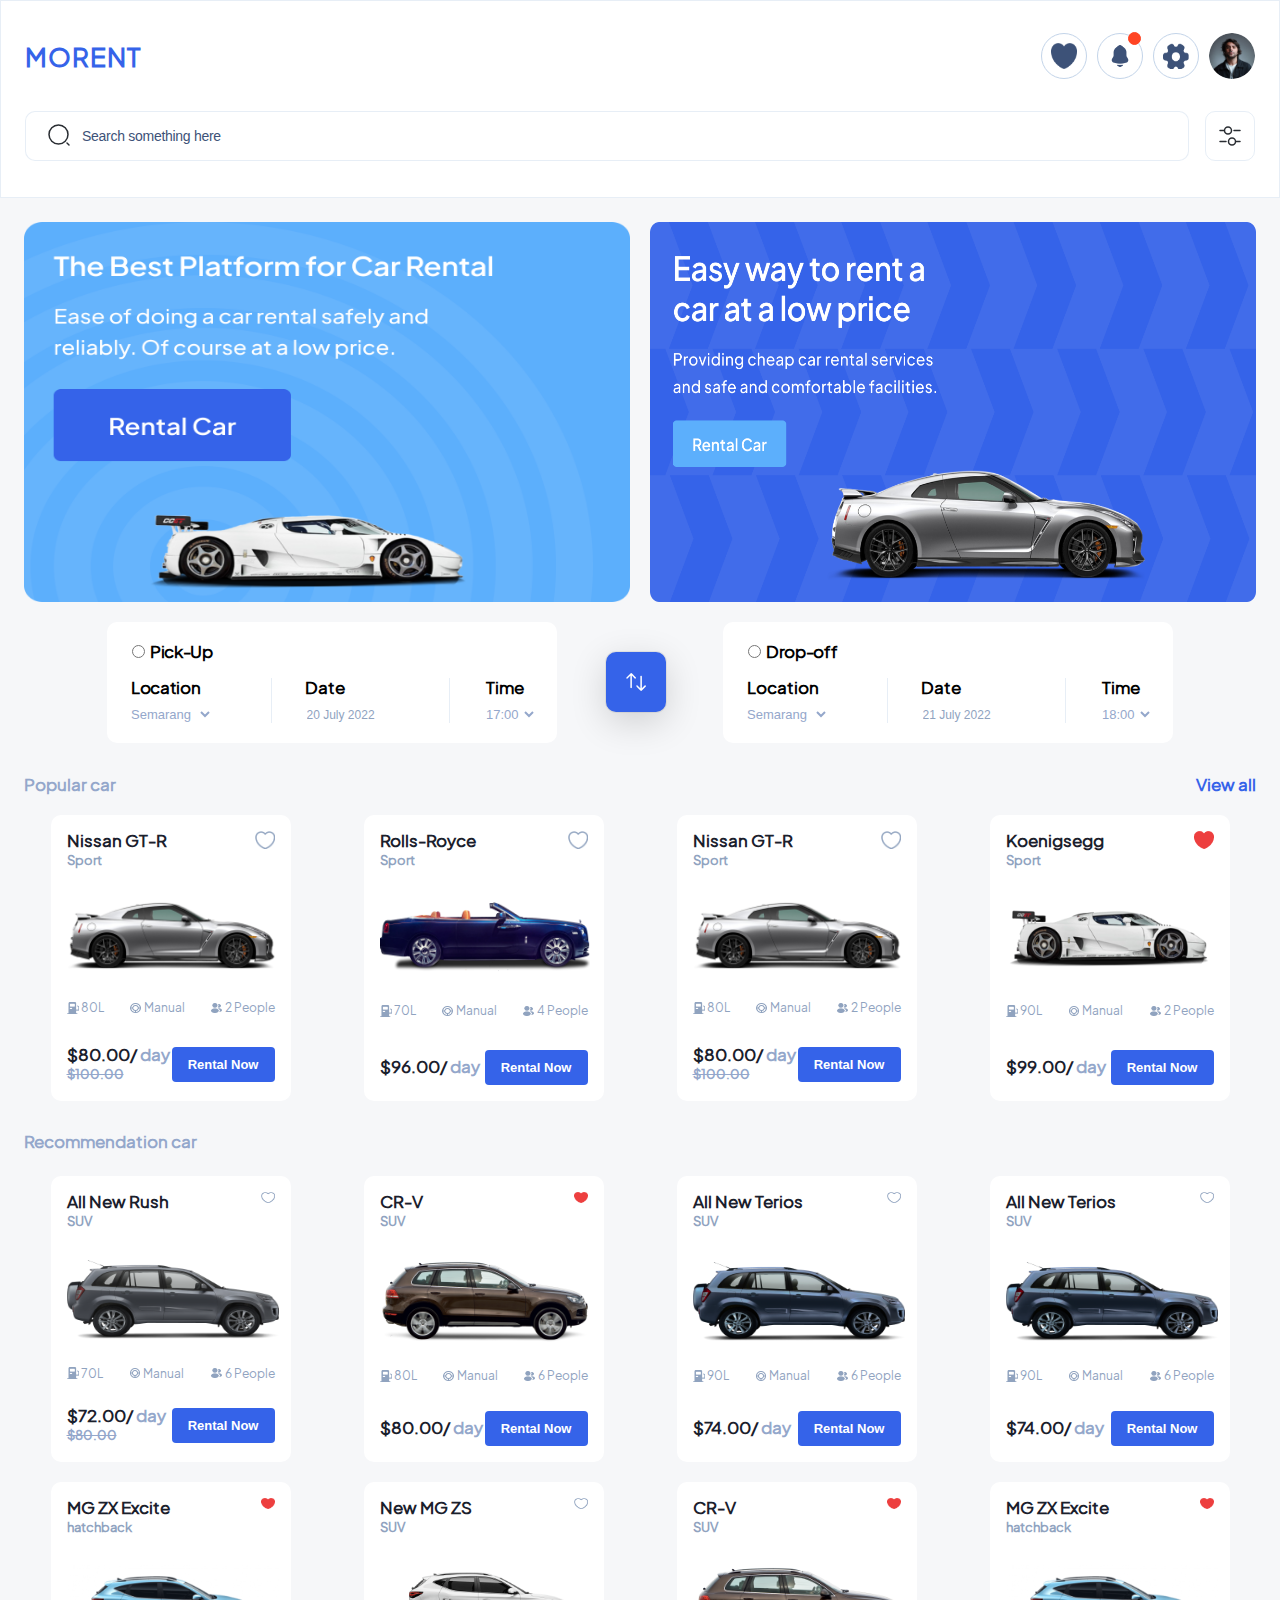
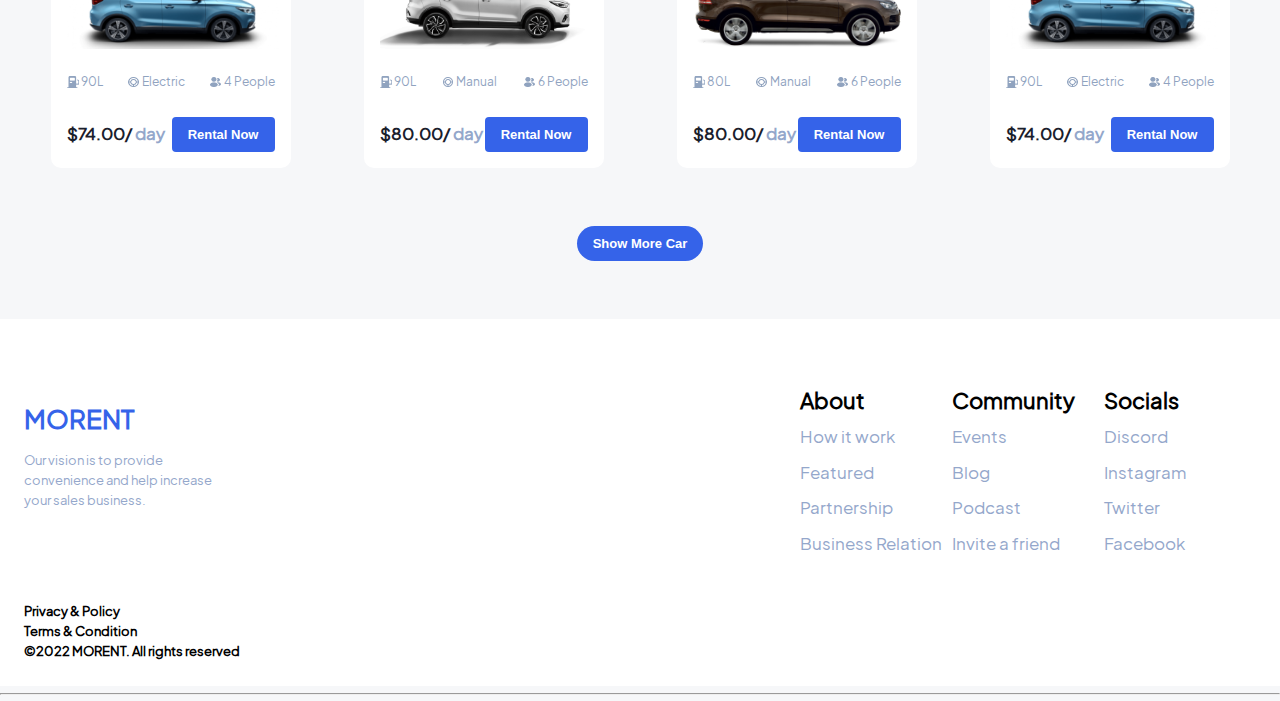
<file: index.html>
<!DOCTYPE html>
<html lang="en">

<head>
  <meta charset="UTF-8">
  <meta http-equiv="X-UA-Compatible" content="IE=edge">
  <meta name="viewport" content="width=device-width, initial-scale=1.0">
  <link rel="stylesheet" href="style.css">
  <title> Home Car Rent</title>
</head>

<body>

  <header class="header">
    <div class="header__profil">
      <a class="logo text--normal letter_spacing--normal text--fw700" href="/index.html">
        MORENT
      </a>
      <div class="header__actions">
        <div class="icon--round display--none">
          <img class="icon" src="img/like_list_img.png" alt="heart_img">
        </div>
        <div class="icon--round indikator display--none">
          <img class="icon" src="img/notification.png" alt="notif_img">
        </div>
        <div class="icon--round  display--none">
          <img class="icon" src="img/user_setting.png" alt="setting_icon">
        </div>
        <img class="avatar" src="img/user_icon.png" alt="Alex_user_icon">
      </div>
    </div>
    <div class="header__search">
      <input class="input--search_sm" type="search" name="search" id="search" placeholder="Search something here">
      <img src="img/setting_icon.svg" alt="search_icon">
    </div>
  </header>
  <main class="main">
    <div class="">
      <img class="main__ads" src="img/Ads.png" alt="rent_ads">
      <img class="main__ads display--none" src="img/Ads_2.png" alt="rent_ads2">
    </div>
    <div class="catalog__switch">
      <div class="switch__rent_filter">
        <div class="rent_filter__radio_input">
          <input type="radio" id="rent-input" name="rent-input">
          <label class="text--fw600 text--xs letter_spacing--xs line_height--20" for="rent-input">Pick-Up</label>
        </div>
        <div class="rent_filter__list">
          <div>
            <p class="text--fw700 letter_spacing--xs line_height--20 text--xs">Location</p>
            <select name="location" id="location"
              class="input--none_border mt--8 input--xss text--xss text--muted line_height--24 text--fw400">
              <option value="" hidden>Semarang</option>
              <option value="kyiv">KYIV</option>
              <option value="kyiv">KYIV</option>
              <option value="kyiv">KYIV</option>
              <option value="kyiv">KYIV</option>
              <option value="kyiv">KYIV</option>
              <option value="kyiv">KYIV</option>
            </select>
          </div>
          <div>
            <label for="date" class="text--fw700 line_height--20 text--xs">Date</label>
            <input class="input--none_border input--xss mt--8" type="text" placeholder="20 July 2022"
              onfocus="(this.type='date')">
          </div>
          <div>
            <p class="text--fw700 line_height--20 text--xs">Time</p>
            <select name="time" id="time"
              class="input--xsss input--none_border mt--8 input--xs  text--muted text--xss line_height--24">
              <option class="" value="" hidden>17:00</option>
              <option value="08:00">08:00</option>
              <option value="09:00">09:00</option>
              <option value="10:00">10:00</option>
              <option value="11:00">11:00</option>
              <option value="12:00">12:00</option>
              <option value="13:00">13:00</option>
              <option value="14:00">15:00</option>
              <option value="16:00">16:00</option>
              <option value="17:00">17:00</option>
              <option value="18:00">18:00</option>
            </select>
          </div>
        </div>
      </div>
      <button class="switch__button">
        <img src="img/Swap.png" alt="swap_arrow">
      </button>
      <div class="switch__rent_filter">
        <div class="rent_filter__radio_input">
          <input type="radio" id="rent-input" name="rent-input">
          <label class="text--fw600 text--xs letter_spacing--xs line_height--20" for="rent-input">Drop-off</label>
        </div>
        <div class="rent_filter__list">
          <div>
            <p class="text--fw700 line_height--20 text--xs">Location</p>
            <select name="location" id="location"
              class="input--none_border mt--8 input--xss text--xss text--muted line_height--24 text--fw400">
              <option value="" hidden>Semarang</option>
              <option value="kyiv">KYIV</option>
              <option value="kyiv">KYIV</option>
              <option value="kyiv">KYIV</option>
              <option value="kyiv">KYIV</option>
              <option value="kyiv">KYIV</option>
              <option value="kyiv">KYIV</option>
            </select>
          </div>
          <div>
            <label for="date" class="text--fw700 line_height--20 text--xs">Date</label>
            <input class="input--none_border input--xss mt--8" type="text" placeholder="21 July 2022"
              onfocus="(this.type='date')">
          </div>
          <div>
            <p class="text--fw700 line_height--20 text--xs">Time</p>
            <select name="time" id="time"
              class="input--xsss input--none_border mt--8 text--muted text--xss text--fw400 line_height--24">
              <option class="" value="" hidden>18:00</option>
              <option value="08:00">08:00</option>
              <option value="09:00">09:00</option>
              <option value="10:00">10:00</option>
              <option value="11:00">11:00</option>
              <option value="12:00">12:00</option>
              <option value="13:00">13:00</option>
              <option value="14:00">15:00</option>
              <option value="16:00">16:00</option>
              <option value="17:00">17:00</option>
              <option value="18:00">18:00</option>
            </select>
          </div>
        </div>
      </div>
    </div>
    <div class="popular_car">
      <div>
        <p class="text--xs text--fw600 line_height--20 text--muted">Popular car</p>
        <p class="view text--xs text--fw600 line_height--20">View all</p>
      </div>
      <div class="popular_car__container">
        <div class="box_car">
          <div class="box_car__title_small">
            <div class="title_small__about_car">
              <p class="about_car__name text--fw700 text--xs line_height--20">Nissan GT-R</p>
              <p class="about_car__type text--fw700 text--xss  line_height--20">Sport</p>
            </div>
            <img class="heart" src="img/empty-like.png" alt="like" />
          </div>
          <img class="sport_car_img" src="img/nissan-gt-r.png" alt="car_img" />
          <div class="box_car__specification text--normal text--xs line_height--20--sm">
            <div class="specification__gasoline">
              <img class="icon_specification" src="img/gasoline.png" alt="gasoline" />
              <p>80L</p>
            </div>
            <div class="specification__steering">
              <img class="icon_specification" src="img/steering.png" alt="steering" />
              <p>Manual</p>
            </div>
            <div class="specification__capacity">
              <img class="icon_specification" src="img/capacity.png" alt="capacity" />
              <p>2 People</p>
            </div>
          </div>
          <div class="box_car__amount text--fw700 line_height--20">
            <div>
              <p class="text--xs">$80.00/
                <span class="text--xss text--muted">day</span>
              </p>
              <p class="text--muted text-strike text--xss line_height--20">$100.00</p>
            </div>
            <button class="button-primary button--sm text--fw600 text--xss">Rental Now</button>
          </div>
        </div>
        <div class="box_car">
          <div class="box_car__title_small">
            <div class="title_small__about_car">
              <p class="about_car__name text--fw700 text--xs line_height--20">Rolls-Royce</p>
              <p class="about_car__type text--fw700 text--xss  line_height--20">Sport</p>
            </div>
            <img class="heart" src="img/empty-like.png" alt="like" />
          </div>
          <img class="sport_car_img" src="img/rolls-royce.png" alt="car_img" />
          <div class="box_car__specification text--normal text--xs line_height--20--sm">
            <div class="specification__gasoline">
              <img class="icon_specification" src="img/gasoline.png" alt="gasoline" />
              <p>70L</p>
            </div>
            <div class="specification__steering">
              <img class="icon_specification" src="img/steering.png" alt="steering" />
              <p>Manual</p>
            </div>
            <div class="specification__capacity">
              <img class="icon_specification" src="img/capacity.png" alt="capacity" />
              <p>4 People</p>
            </div>
          </div>
          <div class="box_car__amount text--fw700 line_height--20">
            <p class="text--xs">$96.00/
              <span class="text--xss text--muted">day</span>
            </p>
            <button class="button-primary button--sm text--fw600 text--xss">Rental Now</button>
          </div>
        </div>
        <div class="box_car">
          <div class="box_car__title_small">
            <div class="title_small__about_car">
              <p class="about_car__name text--fw700 text--xs line_height--20">Nissan GT-R</p>
              <p class="about_car__type text--fw700 text--xss  line_height--20">Sport</p>
            </div>
            <img class="heart" src="img/empty-like.png" alt="like" />
          </div>
          <img class="sport_car_img" src="img/nissan-gt-r.png" alt="car_img" />
          <div class="box_car__specification text--normal text--xs line_height--20--sm">
            <div class="specification__gasoline">
              <img class="icon_specification" src="img/gasoline.png" alt="gasoline" />
              <p>80L</p>
            </div>
            <div class="specification__steering">
              <img class="icon_specification" src="img/steering.png" alt="steering" />
              <p>Manual</p>
            </div>
            <div class="specification__capacity">
              <img class="icon_specification" src="img/capacity.png" alt="capacity" />
              <p>2 People</p>
            </div>
          </div>
          <div class="box_car__amount text--fw700 line_height--20">
            <div>
              <p class="text--xs">$80.00/
                <span class="text--xss text--muted">day</span>
              </p>
              <p class="text--muted text-strike text--xss line_height--20">$100.00</p>
            </div>
            <button class="button-primary button--sm text--fw600 text--xss">Rental Now</button>
          </div>
        </div>
        <div class="box_car">
          <div class="box_car__title_small">
            <div class="title_small__about_car">
              <p class="about_car__name text--fw700 text--xs line_height--20">Koenigsegg</p>
              <p class="about_car__type text--fw700 text--xss  line_height--20">Sport</p>
            </div>
            <img class="heart" src="img/Like.png" alt="like" />
          </div>
          <img class="sport_car_img" src="img/koenigsegg.png" alt="car_img" />
          <div class="box_car__specification text--normal text--xs line_height--20--sm">
            <div class="specification__gasoline">
              <img class="icon_specification" src="img/gasoline.png" alt="gasoline" />
              <p>90L</p>
            </div>
            <div class="specification__steering">
              <img class="icon_specification" src="img/steering.png" alt="steering" />
              <p>Manual</p>
            </div>
            <div class="specification__capacity">
              <img class="icon_specification" src="img/capacity.png" alt="capacity" />
              <p>2 People</p>
            </div>
          </div>
          <div class="box_car__amount text--fw700 line_height--20">
            <p class="text--xs">$99.00/
              <span class="text--xss text--muted">day</span>
            </p>
            <button class="button-primary button--sm text--fw600 text--xss">Rental Now</button>
          </div>
        </div>
      </div>
    </div>

    <div class="recomendation_car">
      <p class="text--xs text--fw600 line_height--20 text--muted">Recommendation car</p>
      <div class="recomendation_car__car_container">
        <div class="box_car">
          <div class="box_car__title_small">
            <div class="title_small__about_car">
              <p class="about_car__name text--fw700 text--xs line_height--20">All New Rush</p>
              <p class="about_car__type text--fw700 text--xss  line_height--20">SUV</p>
            </div>
            <img class="heart" src="img/empty-like.png" alt="like" />
          </div>
          <div>
            <img class="suv_car_img " src="img/all-new-rush.png" alt="car_img" />
            <div class="box_car__specification text--normal text--xs line_height--20--sm">
              <div class="specification__gasoline">
                <img class="icon_specification" src="img/gasoline.png" alt="gasoline" />
                <p>70L</p>
              </div>
              <div class="specification__steering">
                <img class="icon_specification" src="img/steering.png" alt="steering" />
                <p>Manual</p>
              </div>
              <div class="specification__capacity">
                <img class="icon_specification" src="img/capacity.png" alt="capacity" />
                <p>6 People</p>
              </div>
            </div>
          </div>
          <div class="box_car__amount text--fw700 line_height--20">
            <div>
              <p class="text--xs">$72.00/
                <span class="text--xss text--muted">day</span>
              </p>
              <p class="text--muted text-strike text--xss line_height--20">$80.00</p>
            </div>
            <button class="button-primary button--sm text--fw600 text--xss">Rental Now</button>
          </div>
        </div>
        <div class="box_car">
          <div class="box_car__title_small">
            <div class="title_small__about_car">
              <p class="about_car__name text--fw700 text--xs line_height--20">CR-V</p>
              <p class="about_car__type text--fw700 text--xss  line_height--20">SUV</p>
            </div>
            <img class="heart" src="img/Like.png" alt="like" />
          </div>
          <div>
            <img class="suv_car_img " src="img/cr-v.png" alt="car_img" />
            <div class="box_car__specification text--normal text--xs line_height--20--sm">
              <div class="specification__gasoline">
                <img class="icon_specification" src="img/gasoline.png" alt="gasoline" />
                <p>80L</p>
              </div>
              <div class="specification__steering">
                <img class="icon_specification" src="img/steering.png" alt="steering" />
                <p>Manual</p>
              </div>
              <div class="specification__capacity">
                <img class="icon_specification" src="img/capacity.png" alt="capacity" />
                <p>6 People</p>
              </div>
            </div>
          </div>
          <div class="box_car__amount text--fw700 line_height--20">
            <p class="text--xs">$80.00/
              <span class="text--xss text--muted">day</span>
            </p>
            <button class="button-primary button--sm text--fw600 text--xss">Rental Now</button>
          </div>
        </div>
        <div class="box_car">
          <div class="box_car__title_small">
            <div class="title_small__about_car">
              <p class="about_car__name text--fw700 text--xs line_height--20">All New Terios</p>
              <p class="about_car__type text--fw700 text--xss  line_height--20">SUV</p>
            </div>
            <img class="heart" src="img/empty-like.png" alt="like" />
          </div>
          <div>
            <img class="asuv_car_img" src="img/all-new-terios.png" alt="car_img" />
            <div class="box_car__specification text--normal text--xs line_height--20--sm">
              <div class="specification__gasoline">
                <img class="icon_specification" src="img/gasoline.png" alt="gasoline" />
                <p>90L</p>
              </div>
              <div class="specification__steering">
                <img class="icon_specification" src="img/steering.png" alt="steering" />
                <p>Manual</p>
              </div>
              <div class="specification__capacity">
                <img class="icon_specification" src="img/capacity.png" alt="capacity" />
                <p>6 People</p>
              </div>
            </div>
          </div>
          <div class="box_car__amount text--fw700 line_height--20">
            <p class="text--xs">$74.00/
              <span class="text--xss text--muted">day</span>
            </p>
            <button class="button-primary button--sm text--fw600 text--xss">Rental Now</button>
          </div>
        </div>
        <div class="box_car">
          <div class="box_car__title_small">
            <div class="title_small__about_car">
              <p class="about_car__name text--fw700 text--xs line_height--20">All New Terios</p>
              <p class="about_car__type text--fw700 text--xss  line_height--20">SUV</p>
            </div>
            <img class="heart" src="img/empty-like.png" alt="like" />
          </div>
          <div>
            <img class="asuv_car_img" src="img/all-new-terios.png" alt="car_img" />
            <div class="box_car__specification text--normal text--xs line_height--20--sm">
              <div class="specification__gasoline">
                <img class="icon_specification" src="img/gasoline.png" alt="gasoline" />
                <p>90L</p>
              </div>
              <div class="specification__steering">
                <img class="icon_specification" src="img/steering.png" alt="steering" />
                <p>Manual</p>
              </div>
              <div class="specification__capacity">

                <img class="icon_specification" src="img/capacity.png" alt="capacity" />
                <p>6 People</p>
              </div>
            </div>
          </div>
          <div class="box_car__amount text--fw700 line_height--20">
            <p class="text--xs">$74.00/
              <span class="text--xss text--muted">day</span>
            </p>
            <button class="button-primary button--sm text--fw600 text--xss">Rental Now</button>
          </div>
        </div>
        <div class="box_car">
          <div class="box_car__title_small">
            <div class="title_small__about_car">
              <p class="about_car__name text--fw700 text--xs line_height--20">MG ZX Excite</p>
              <p class="about_car__type text--fw700 text--xss  line_height--20">hatchback</p>
            </div>
            <img class="heart" src="img/Like.png" alt="like" />
          </div>
          <div>
            <img class="asuv_car_img" src="img/mg_zh_excite.png" alt="car_img" />
            <div class="box_car__specification text--normal text--xs line_height--20--sm">
              <div class="specification__gasoline">
                <img class="icon_specification" src="img/gasoline.png" alt="gasoline" />
                <p>90L</p>
              </div>
              <div class="specification__steering">
                <img class="icon_specification" src="img/steering.png" alt="steering" />
                <p>Electric</p>
              </div>
              <div class="specification__capacity">

                <img class="icon_specification" src="img/capacity.png" alt="capacity" />
                <p>4 People</p>
              </div>
            </div>
          </div>
          <div class="box_car__amount text--fw700 line_height--20">
            <p class="text--xs">$74.00/
              <span class="text--xss text--muted">day</span>
            </p>
            <button class="button-primary button--sm text--fw600 text--xss">Rental Now</button>
          </div>
        </div>

        <div class="box_car">
          <div class="box_car__title_small">
            <div class="title_small__about_car">
              <p class="about_car__name text--fw700 text--xs line_height--20">New MG ZS</p>
              <p class="about_car__type text--fw700 text--xss  line_height--20">SUV</p>
            </div>
            <img class="heart" src="img/empty-like.png" alt="like" />
          </div>
          <div>
            <img class="asuv_car_img" src="img/new_mg_zs.png" alt="car_img" />
            <div class="box_car__specification text--normal text--xs line_height--20--sm">
              <div class="specification__gasoline">
                <img class="icon_specification" src="img/gasoline.png" alt="gasoline" />
                <p>90L</p>
              </div>
              <div class="specification__steering">
                <img class="icon_specification" src="img/steering.png" alt="steering" />
                <p>Manual</p>
              </div>
              <div class="specification__capacity">

                <img class="icon_specification" src="img/capacity.png" alt="capacity" />
                <p>6 People</p>
              </div>
            </div>
          </div>
          <div class="box_car__amount text--fw700 line_height--20">
            <p class="text--xs">$80.00/
              <span class="text--xss text--muted">day</span>
            </p>
            <button class="button-primary button--sm text--fw600 text--xss">Rental Now</button>
          </div>
        </div>
        <div class="box_car">
          <div class="box_car__title_small">
            <div class="title_small__about_car">
              <p class="about_car__name text--fw700 text--xs line_height--20">CR-V</p>
              <p class="about_car__type text--fw700 text--xss  line_height--20">SUV</p>
            </div>
            <img class="heart" src="img/Like.png" alt="like" />
          </div>
          <div>
            <img class="suv_car_img " src="img/cr-v.png" alt="car_img" />
            <div class="box_car__specification text--normal text--xs line_height--20--sm">
              <div class="specification__gasoline">
                <img class="icon_specification" src="img/gasoline.png" alt="gasoline" />
                <p>80L</p>
              </div>
              <div class="specification__steering">
                <img class="icon_specification" src="img/steering.png" alt="steering" />
                <p>Manual</p>
              </div>
              <div class="specification__capacity">
                <img class="icon_specification" src="img/capacity.png" alt="capacity" />
                <p>6 People</p>
              </div>
            </div>
          </div>
          <div class="box_car__amount text--fw700 line_height--20">
            <p class="text--xs">$80.00/
              <span class="text--xss text--muted">day</span>
            </p>
            <button class="button-primary button--sm text--fw600 text--xss">Rental Now</button>
          </div>
        </div>
        <div class="box_car">
          <div class="box_car__title_small">
            <div class="title_small__about_car">
              <p class="about_car__name text--fw700 text--xs line_height--20">MG ZX Excite</p>
              <p class="about_car__type text--fw700 text--xss  line_height--20">hatchback</p>
            </div>
            <img class="heart" src="img/Like.png" alt="like" />
          </div>
          <div>
            <img class="asuv_car_img" src="img/mg_zh_excite.png" alt="car_img" />
            <div class="box_car__specification text--normal text--xs line_height--20--sm">
              <div class="specification__gasoline">
                <img class="icon_specification" src="img/gasoline.png" alt="gasoline" />
                <p>90L</p>
              </div>
              <div class="specification__steering">
                <img class="icon_specification" src="img/steering.png" alt="steering" />
                <p>Electric</p>
              </div>
              <div class="specification__capacity">

                <img class="icon_specification" src="img/capacity.png" alt="capacity" />
                <p>4 People</p>
              </div>
            </div>
          </div>
          <div class="box_car__amount text--fw700 line_height--20">
            <p class="text--xs">$74.00/
              <span class="text--xss text--muted">day</span>
            </p>
            <button class="button-primary button--sm text--fw600 text--xss">Rental Now</button>
          </div>
        </div>
      </div>
    </div>
    <div>
      <button class="button-primary button--sm text--fw600 text--xss">Show More Car</button>
      <p class="text--muted text--xs text--fw700">120 car</p>
    </div>
  </main>
  <footer class="footer">
    <div class="footer__info_bar">
      <div class="info_bar__text_info">
        <a href="index.html" class="logo text--fw600 text--normal">MORENT</a>
        <p class="text_info__text line_height--20 text--xss text--muted text--fw500">Our vision is to provide
          convenience
          and help increase
          your sales business.</p>
      </div>
      <div class="info_bar__help">
        <div>
          <p class="text--md text--fw600 line_height--20">
            About
          </p>
          <div class="help__link_info">
            <a class="link link--block text--xs text--muted text--fw500 line_height--20" href="">How it work</a>
            <a class="link link--block text--xs text--muted text--fw500 line_height--20" href="">Featured</a>
            <a class="link link--block text--xs text--muted text--fw500 line_height--20" href="">Partnership</a>
            <a class="link link--block text--xs text--muted text--fw500 line_height--20" href="">Business Relation</a>
          </div>
        </div>
        <div>
          <p class="text--md text--fw600 line_height--20">
            Community
          </p>
          <div class="help__link_info">
            <a class="link link--block text--xs text--muted text--fw500 line_height--20" href="">Events</a>
            <a class="link link--block text--xs text--muted text--fw500 line_height--20" href="">Blog</a>
            <a class="link link--block text--xs text--muted text--fw500 line_height--20" href="">Podcast</a>
            <a class="link link--block text--xs text--muted text--fw500 line_height--20" href="">Invite a friend</a>
          </div>
        </div>
        <div>
          <p class="text--md text--fw600 line_height--20">
            Socials
          </p>
          <div class="help__link_info">
            <a class="link link--block text--xs text--muted text--fw500 line_height--20" href="">Discord</a>
            <a class="link link--block text--xs text--muted text--fw500 line_height--20" href="">Instagram</a>
            <a class="link link--block text--xs text--muted text--fw500 line_height--20" href="">Twitter</a>
            <a class="link link--block text--xs text--muted text--fw500 line_height--20" href="">Facebook</a>
          </div>
        </div>
      </div>
    </div>
    <hr class="footer__line display--none">
    <div class="footer__rights">
      <div class="rights__right">
        <a class="text--xss text--fw600 line_height--20">Privacy & Policy</a>
        <a class="text--xss text--fw600 line_height--20">Terms & Condition</a>
      </div>
      <p class="text--xss text--fw600 line_height--20">©2022 MORENT. All rights reserved</p>
    </div>

  </footer>
  <hr>
</body>

</html>
</file>
<file: style.css>
:root {
  --main-color: #3563E9;
  --secondary-color: #ffff;

  --unit-base: 12px;

  --unit-50: calc(var(--unit-base) * 0.5);
  /* 6px */
  --unit-100: var(--unit-base);
  /* 12px */
  --unit-150: calc(var(--unit-base) * 1.5);
  /* 18px */
  --unit-166: calc(var(--unit-base) * 1.66);
  /* 20px */
  --unit-200: calc(var(--unit-base) * 2);
  /* 24px */
  --unit-300: calc(var(--unit-base) * 3);
  /* 36px */

}

* {
  box-sizing: border-box;
}

a,
p,
body {
  font-family: Plus Jakarta Sans;
  margin: 0;
  padding: 0;
  text-decoration: none;
  font-size: var(--unit-100);
}

body {
  background: #F6F7F9;
}

@font-face {
  font-family: Plus Jakarta Sans;
  src: url(Font/PlusJakartaSans-2.6/webfonts/PlusJakartaSans-Regular.woff);
}

/*bem-mod*/

.display--none {
  display: none;
}

.text-strike {
  text-decoration: line-through;
}

.text--md {
  font-size: 1.66em;
}

.text--xs {
  font-size: 1.3em;
}

.text--xss {
  font-size: 1em;
}





.text--normal {
  font-size: 2em;
}

.text--muted {
  color: #94A7CB;
}

.text--fw400 {
  font-weight: 400;
}

.text--fw500 {
  font-weight: 500;
}

.text--fw600 {
  font-weight: 600;
}

.text--fw700 {
  font-weight: 700;
}

.letter_spacing--xs {
  letter-spacing: -0.02em;
}

.letter_spacing--sm {
  letter-spacing: 0.1em;
}

.letter_spacing--normal {
  letter-spacing: 1px;
}

.line_height--20 {
  line-height: var(--unit-166);
}

.line_height--24 {
  line-height: var(--unit-200);
}

.button {
  padding: 16px 32px 16px 32px;
}

.button--sm {
  padding: 10px 16px;
}

.button-primary {
  border: none;
  cursor: pointer;
  background: #3563e9;
  color: #ffffff;
  border-radius: 4px;
  display: flex;
  justify-content: center;
  align-items: center;
}

.input--search_sm {
  width: 100%;
  padding-left: 56px;
  border: 1px solid rgba(195, 212, 233, 0.4);
  border-radius: 10px;
}

.input--xs {
  width: 116px;
  display: block;
}

.input--xss {
  width: 76px;
  display: block;
}

.input--xsss {
  width: 55px;
  display: block;
}

.input--none_border {
  border: none;
  background-color: #FFFFFF;
}


.link {
  text-decoration: none;
  padding-bottom: 16px;
}

.link--black {
  color: black;
  text-decoration: none;
}

.link--block {
  display: block;
}

.link:active {
  color: #0743f7;
}

.mt--16 {
  margin-top: 16px;
}

.mt--8 {
  margin-top: 8px;
}


/*style*/

.main {
  padding: var(--unit-200);
  max-width: 1335px;
  margin: auto;
}

.footer {
  padding: var(--unit-200);
}


.header {
  position: sticky;
  z-index: 1;
  top: 0;
  background: #FFFFFF;
  border: 1px solid rgba(195, 212, 233, 0.4);
}

.header__profil {
  display: flex;
  justify-content: space-between;
  padding: 32px 24px;
  align-items: center;
}

.avatar {
  cursor: pointer;
  width: 28px;
  height: 28px;
  border-radius: 90px;
}

.logo {
  color: var(--main-color);
}

.header__search {
  position: relative;
  padding: 0 24px 34px 24px;
  display: flex;
  padding-bottom: var(--unit-300);
}

.input--search_sm::placeholder {
  font-weight: 500;
  font-size: 14px;
  line-height: 150%;
  letter-spacing: -0.02em;
  color: #3D5278;
}

.header__search::before {
  position: absolute;
  top: 12px;
  left: 46px;
  content: url(img/search_icon.svg);
}

.header__search img {
  cursor: pointer;
  border: 1px solid rgba(195, 212, 233, 0.4);
  padding: 12px;
  border-radius: 10px;
  margin-left: 16px;
}

.main__ads {
  width: 100%;
  padding-bottom: var(--unit-166);
}

.catalog__switch {
  position: relative;
  display: flex;
  flex-direction: column;
}

.switch__rent_filter {
  box-sizing: border-box;
  max-width: 350px;
  width: 100%;
  border-radius: 10px;
  background-color: #FFFFFF;
  padding: 16px;
  margin: auto;
}

.rent_filter__list {
  display: flex;
  justify-content: space-between;
  margin-top: 16px;
}

.rent_filter__list>div>p {
  padding-left: 4px;
}

.rent_filter__list>div>input::placeholder {
  color: #90A3BF;
  font-size: var(--unit-100);
}

.switch__button {
  cursor: pointer;
  border: none;
  height: 60px;
  width: 60px;
  display: flex;
  position: absolute;
  left: 42%;
  top: 100px;
  background-color: #3563E9;
  border-radius: 10px;
  align-items: center;
  justify-content: center;
  box-shadow: rgba(0, 0, 0, 0.16) 0px 10px 36px 0px, rgba(0, 0, 0, 0.06) 0px 0px 0px 1px;
}


.switch__button:hover {
  background-color: #0743f7;
}

.switch__rent_filter:first-child {
  margin-bottom: 32px;
}

.rent_filter__list>div:nth-child(1) {
  border-right: 1px solid rgba(195, 212, 233, 0.4);
  padding-right: var(--unit-150);
}

.rent_filter__list>div:nth-child(2) {
  border-right: 1px solid rgba(195, 212, 233, 0.4);
  padding-right: var(--unit-150);
}

.popular_car>div:nth-child(1) {
  display: flex;
  justify-content: space-between;
  padding: 32px 0 20px 0;
}

.popular_car>div>p:nth-child(2) {
  cursor: pointer;
}

.view {
  color: var(--main-color);
}

.popular_car__container::-webkit-scrollbar {
  display: none;
}

.popular_car__container {
  display: grid;
  grid-template-columns: 1fr 1fr 1fr 1fr;
  justify-items: center;
  gap: 20px;
  overflow-x: scroll;

}

.box_car {
  display: flex;
  flex-direction: column;
  justify-content: space-between;
  width: 240px;
  height: 286px;
  border-radius: 10px;
  padding: 16px;
  background: #FFFFFF;
}

.box_car__title_small {
  display: flex;
  justify-content: space-between;
}

.title_small__about_car {
  display: flex;
  flex-direction: column;
  align-items: flex-start;
}

.about_car__name {
  font-style: normal;
  display: flex;
  align-items: center;
  color: #1A202C;
}

.about_car__type {
  font-style: normal;
  display: flex;
  align-items: center;
  color: #90A3BF;
}

.heart {
  cursor: pointer;
  width: 20px;
  height: 17.8px;
}

.box_car__specification {
  display: flex;
  justify-content: space-between;
  font-style: normal;
  display: flex;
  align-items: center;
  color: #90A3BF;
}

.specification__gasoline {
  display: flex;
  align-items: center;
}

.specification__steering {
  display: flex;
  align-items: center;
}

.specification__capacity {
  display: flex;
  align-items: center;
}

.icon_specification {
  width: 12.5px;
  height: 12px;
  margin-right: 2px;
}

.box_car__amount {
  display: flex;
  justify-content: space-between;
  align-items: center;
  font-style: normal;
  color: #1A202C;
}


.sport_car_img {
  width: 210px;
  height: 70px;
  margin-left: auto;
  margin-right: auto;
}


.suv_car_img {
  width: 210px;
  height: 100px;
  margin-left: auto;
  margin-right: auto;
}

.recomendation_car>p {
  padding-top: 31px;
}

.recomendation_car__car_container>.box_car {
  margin-top: 20px;
  width: 327px;
  height: 240px;
}

.recomendation_car__car_container>.box_car>div:nth-child(2) {
  display: flex;
  justify-content: space-between;
}

.recomendation_car__car_container>.box_car>div:nth-child(2)>img {
  width: 142px;
  height: 64px;
  margin-left: 40px;
}

.recomendation_car__car_container>.box_car>div>.box_car__specification {
  display: flex;
  flex-direction: column;
  align-items: flex-start;

}

.recomendation_car__car_container>.box_car>.box_car__title_small>img {
  width: 13.3px;
  height: 11.8px;
}

.main>div:last-child {
  width: 100%;
  display: flex;
  padding-top: 58px;
  justify-content: space-between;
  align-items: center;
}

.main>div:last-child>button {
  margin-left: 31%;
  margin-right: auto;
}


.text_info__text {
  max-width: 216px;
  padding-top: 16px;
}

.help__link_info {
  padding-top: 16px;
}

.info_bar__help {
  display: flex;
  flex-wrap: wrap;
  padding-top: 48px;
}

.info_bar__help>div:first-child>.help__link_info {
  margin-right: 50px;
}

.rights__right {
  display: flex;
  justify-content: space-between;
  padding-top: 32px;
}

.rights__right>a {
  cursor: pointer;
}

.footer__rights>p {
  padding-top: 32px;
}

.recomendation_car__car_container {
  display: grid;
  justify-items: center;
}


/*mobile--lg*/

@media screen and (min-width: 429px) {
  .switch__button {
    left: 45%;
  }

  .recomendation_car__car_container {
    display: grid;
    justify-items: center;
  }

  .info_bar__help>div:first-child>.help__link_info {
    margin-right: 0;
  }

  .info_bar__help {
    justify-content: space-between;
  }

  .help__link_info {
    width: 152px;
  }

  .rights__right {
    flex-direction: column;
  }

  .footer__rights>p {
    padding-top: 0px;
  }

  .main>div:last-child>button {
    margin-left: 40%;
    margin-right: auto;
  }
}

/* small tablet style */

@media screen and (min-width: 740px) {
  .main>div:first-child>.main__ads {
    display: inline;
    height: 300px;
  }

  .main>div:first-child {
    display: grid;
    grid-template-columns: 1fr 1fr;
    gap: 20px;
  }

  .switch__rent_filter {
    padding: 20px;
    max-width: 450px;
  }

  .rent_filter__list>div:nth-child(1) {
    padding-right: 58px;
  }

  .rent_filter__list>div:nth-child(2) {
    padding-right: 58px;
  }

  .switch__button {
    left: 46%;
    top: 110px;
  }

  .recomendation_car__car_container {
    grid-template-columns: 1fr 1fr;
    justify-items: center;
  }

  .main>div:last-child>button {
    border-radius: 30px;
    margin-left: auto;
    margin-right: auto;
  }

  .main>div:last-child>p {
    display: none;
  }

  .footer__info_bar {
    display: flex;
    align-items: center;
    justify-content: space-between;
  }
}

/* large tablet & laptop style */

@media screen and (min-width: 1080px) {

  body {
    font-size: 13px;
  }

  .header__actions {
    display: flex;
    align-items: center;
  }

  .header__actions div {
    margin-right: 10px;
  }

  .avatar {
    width: 46px;
    height: 46px;
  }

  .header__actions div .main>div:first-child>.main__ads {
    display: inline;
    height: 400px;
  }

  .indikator {
    position: relative;
  }

  .indikator::after {
    content: "";
    position: absolute;
    width: 11px;
    height: 11px;
    border: solid #ff4423 1px;
    border-radius: 50px;
    background-color: #ff4423;
    left: 30px;
    bottom: 33px;
  }

  .icon {
    width: 26px;
    height: 26px;

  }

  .icon--round {
    border: 1px solid #C3D4E9;
    width: 46px;
    height: 46px;
    border-radius: 90px;
    display: flex;
    align-items: center;
    cursor: pointer;
    justify-content: center;
  }

  .input--xss {
    width: 86px;
  }

  .main>div:first-child>.main__ads {
    height: 400px;
  }

  .catalog__switch {
    display: flex;
    flex-direction: row;
    justify-content: space-around;
  }

  .switch__rent_filter:first-child {
    margin-bottom: 0px;
  }

  .switch__button {
    top: 30px;
    left: 47.2%;
  }

  .recomendation_car__car_container>.box_car>div:nth-child(2) {
    display: flex;
    flex-direction: column;
    justify-content: space-between;
  }

  .recomendation_car__car_container>.box_car>div:nth-child(2)>img {
    width: 212px;
    height: 84px;
    margin-left: 0px;
  }

  .recomendation_car__car_container>.box_car>div>.box_car__specification {
    flex-direction: row;
    padding-top: 25px;
  }

  .recomendation_car__car_container>.box_car {
    width: 240px;
    height: 286px;
    margin: 0px;
  }

  .recomendation_car__car_container {
    grid-template-columns: 1fr 1fr 1fr 1fr;
    justify-items: center;
    padding-top: var(--unit-200);
    gap: 20px;
  }

  .footer {
    background-color: #FFFFFF;
    margin-top: 34px;
  }
}

/* desktop style */

@media screen and (min-width: 1320px) {

  body {
    font-size: 14px;
  }

  .header {
    display: grid;
    grid-template-columns: 1fr 1fr 1fr 1fr;
    align-items: center;
  }

  .header__profil {
    grid-column: 1/5;
    grid-row: 1;
  }

  .header__search {
    grid-column: 2/4;
    grid-row: 1;
    padding: 0px;
  }

  .header__search>img {
    display: none;
  }

  .input--search_sm {
    padding: 12px 0px 12px 56px;
    border-radius: 70px;
  }

  .header__search::before {
    left: 20px;
    top: 8px;
  }

  .header__search::after {
    position: absolute;
    content: url(img/setting_icon.svg);
    top: 8px;
    right: 20px;
  }

  .switch__rent_filter {
    margin: 0;
    padding: 28px 48px;
    max-width: 625px;
  }

  .rent_filter__list {
    justify-content: unset;
  }

  .rent_filter__list>div:nth-child(1) {
    padding-right: 80px;
  }

  .rent_filter__list>div:nth-child(2) {
    padding: 0 80px 0 40px;
  }

  .rent_filter__list>div:nth-child(3) {
    padding-left: 40px;
  }

  .switch__button {
    top: 40px;
    left: 47.5%;
  }

  .catalog__switch {
    justify-content: space-between;
  }

  .sport_car_img {
    width: 222px;
    height: 70px;
    margin: 0 auto;
  }

  .recomendation_car__car_container>.box_car>div:nth-child(2)>img {
    width: 222px;
    height: 98px;
    margin: auto;
  }

  .box_car {
    width: 304px;
    height: 384px;
    padding: 24px;
  }

  .icon_specification {
    height: 21px;
    width: 20px;
  }

  .recomendation_car__car_container>.box_car {
    width: 304px;
    height: 384px;
  }

  .button--sm {
    padding: 10px 20px;
  }

  .recomendation_car__car_container>.box_car>.box_car__title_small>img {
    width: 20px;
    height: 18px;
  }

  .main>div:last-child>p {
    display: unset;
  }

  .main>div:last-child>button {
    margin-left: 44.5%;
    border-radius: 4px;
  }

  .info_bar__help>div:nth-child(1) {
    margin-right: 60px;
  }

  .info_bar__help>div:nth-child(2) {
    margin-right: 60px;
  }

  .footer__line {
    border: 1px solid rgba(19, 19, 19, 0.16);
    display: block;
    margin: 44px 0 16px 0;
  }

  .text_info__text {
    max-width: 260px;
  }

  .footer__rights {
    display: flex;
    flex-direction: row-reverse;
    justify-content: space-between;
  }

  .footer__rights>p {
    padding-top: 32px;
  }

  .rights__right {
    flex-direction: row;
  }

  .rights__right>a:first-child {
    padding-right: 60px;
  }
}
</file>
